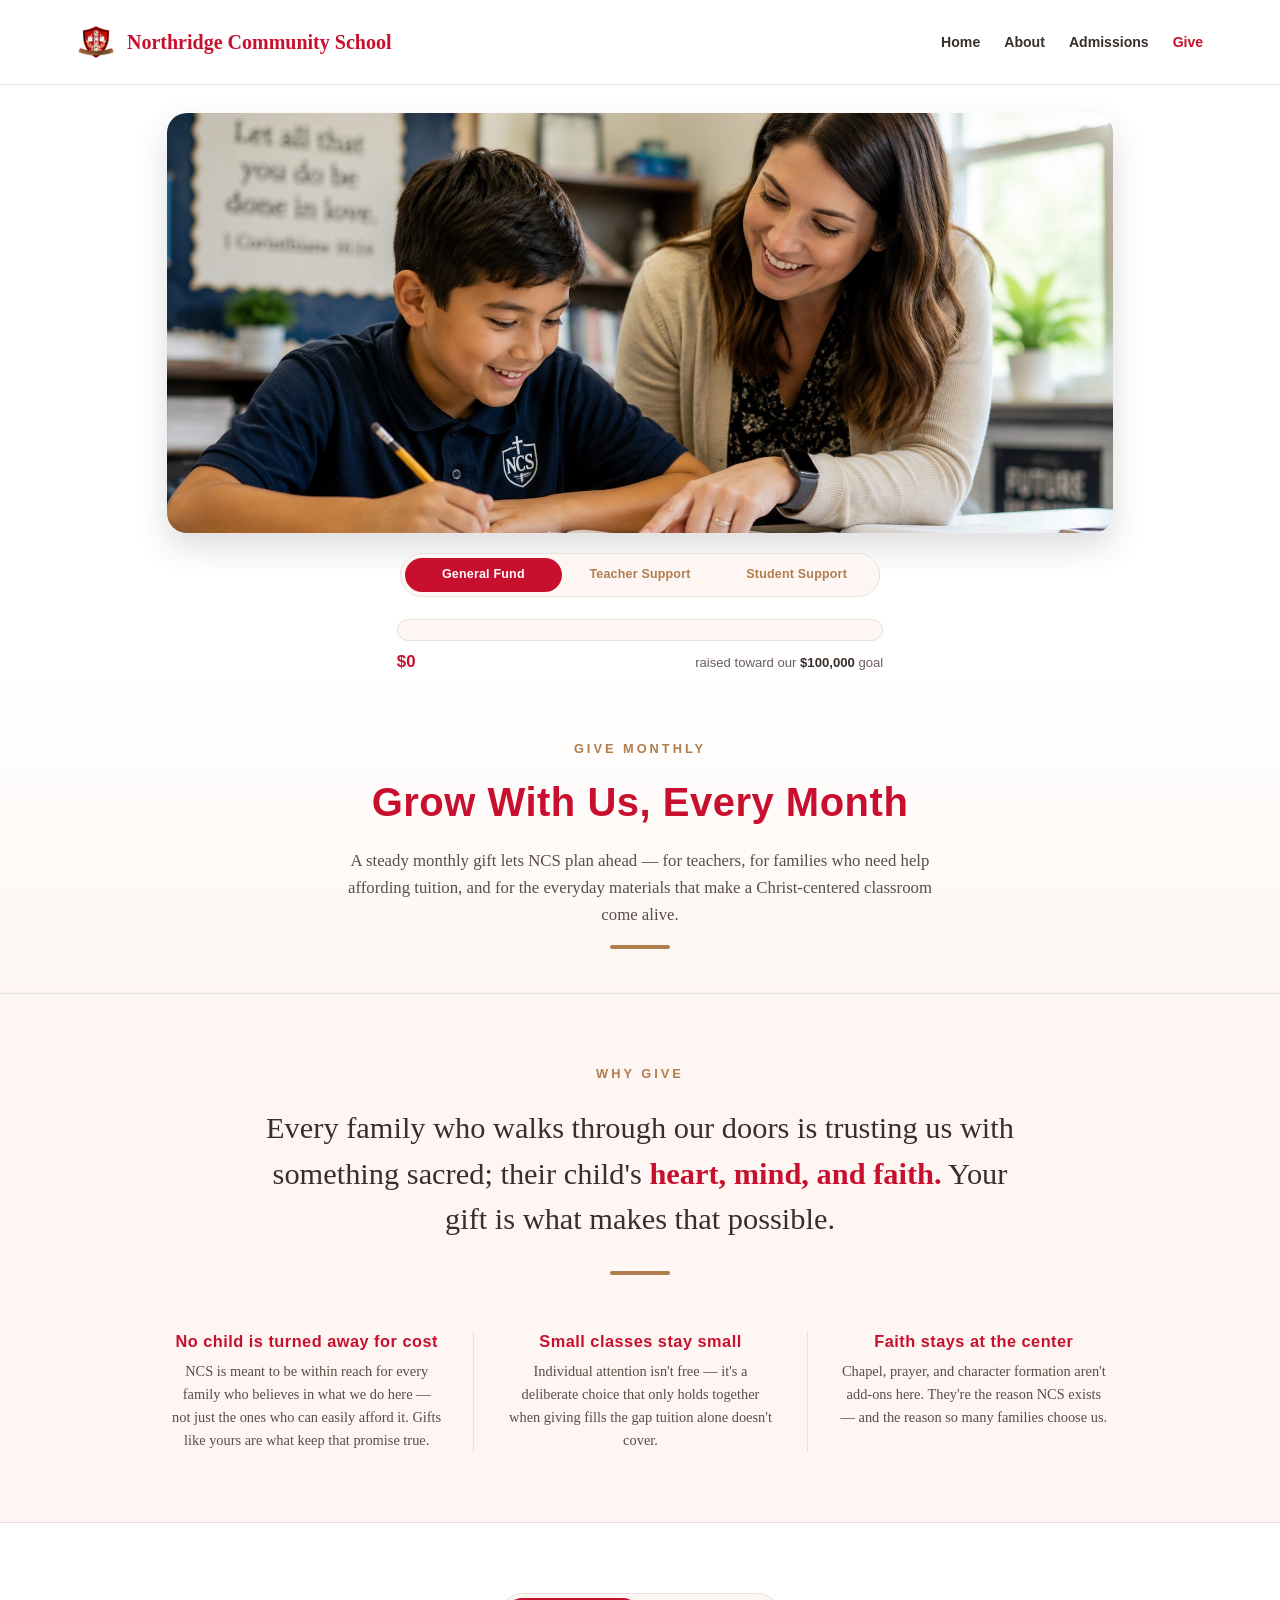
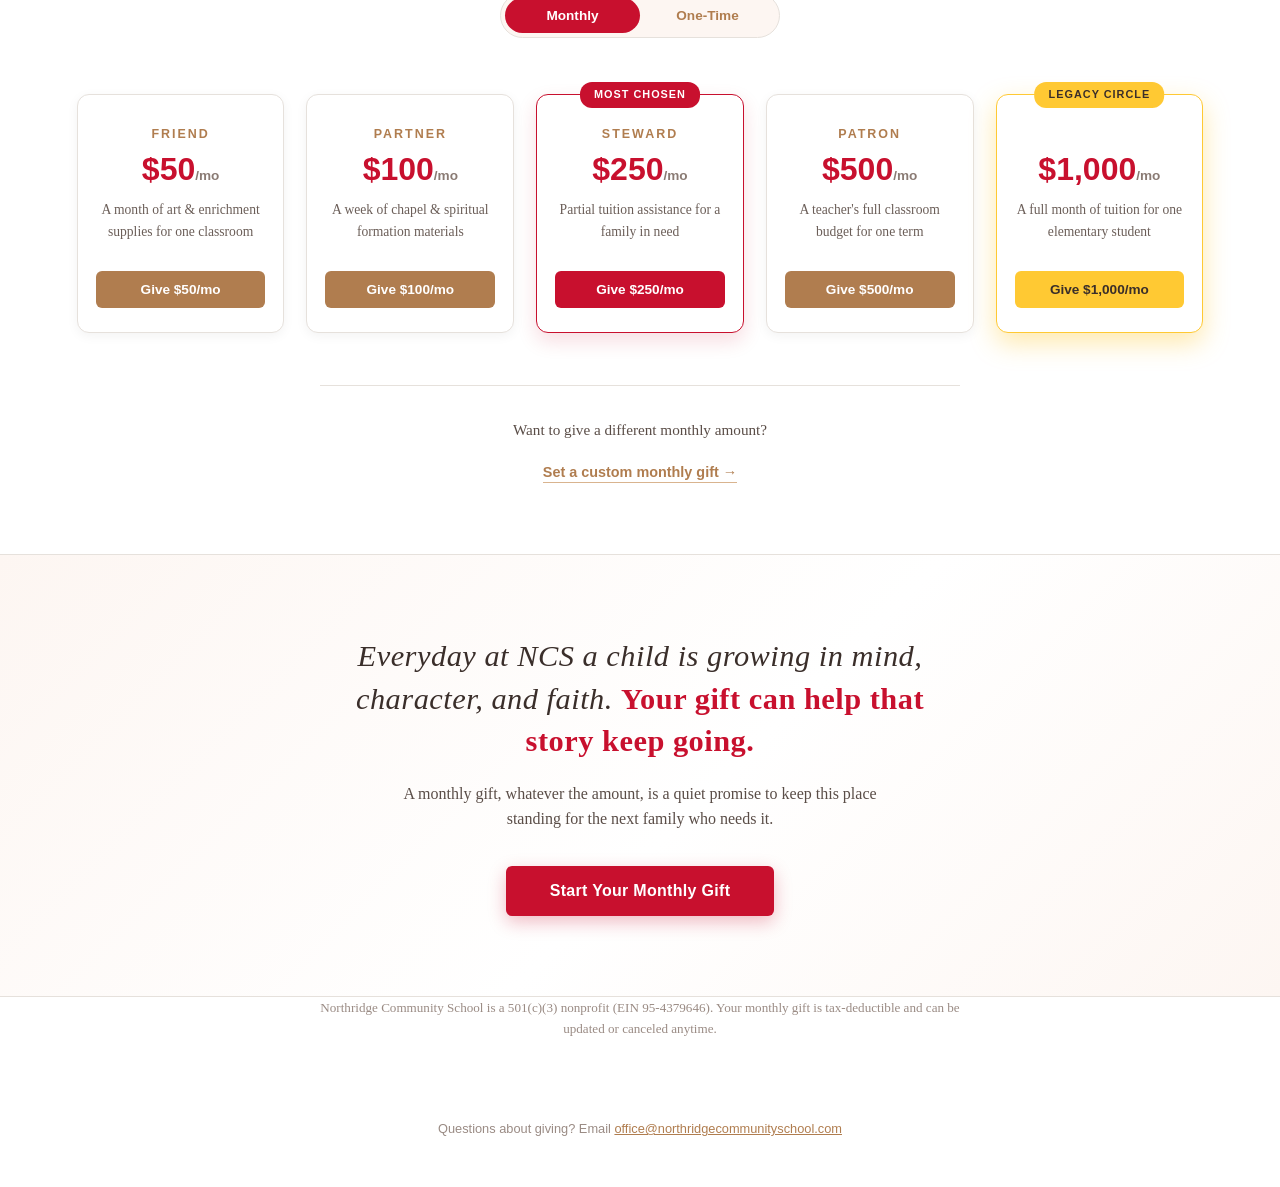
<file: index.html>
<!DOCTYPE html>
<html lang="en">
<head>
<meta charset="UTF-8">
<meta name="viewport" content="width=device-width, initial-scale=1.0">
<title>Give — Northridge Community School</title>
<meta name="description" content="Support Northridge Community School with a monthly or one-time gift. Choose a giving tier from $50 to $1,000 and help keep NCS accessible, faith-centered, and thriving.">
<link rel="stylesheet" href="/css/styles.css?v=14">
<style>
.brand-name{font-size:1.25rem;color:#C8102E;font-weight:700;}
@media(max-width:900px){
  .brand-name::after{content:"NCS";}
  .brand-name-text{display:none;}
}
</style>
</head>
<body data-fund="general">

<nav>
  <a href="https://northridgecommunityschool.com/" class="brand">
    <img src="/assets/logo.png" alt="NCS Crest">
    <span class="brand-name"><span class="brand-name-text">Northridge Community School</span></span>
  </a>
  <ul class="nav-links" id="navLinks">
    <li><a href="https://northridgecommunityschool.com/">Home</a></li>
    <li><a href="https://northridgecommunityschool.com/about.html">About</a></li>
    <li><a href="https://northridgecommunityschool.com/admissions.html">Admissions</a></li>
    <li><a href="/" class="active">Give</a></li>
  </ul>
  <button class="menu-toggle" id="menuToggle" aria-label="Toggle navigation" aria-expanded="false">
    <span></span><span></span><span></span>
  </button>
</nav>

<div class="hero-photo">
  <img src="/assets/hero-support.jpg" alt="An NCS teacher smiles as she helps a student with his classwork." width="1717" height="916" loading="eager">
</div>

<div class="fund-toggle">
  <div class="fund-toggle-thumb" aria-hidden="true"></div>
  <a href="/" class="active">General Fund</a>
  <a href="/teacher-support/">Teacher Support</a>
  <a href="/student-support/">Student Support</a>
</div>

<div class="thermometer" id="campaignThermometer" data-goal-cents="10000000">
  <div class="thermometer-track">
    <div class="thermometer-fill" id="thermometerFill"></div>
  </div>
  <div class="thermometer-stats">
    <span class="thermometer-raised" id="thermometerRaised">$0</span>
    <span class="thermometer-goal">raised toward our <strong>$100,000</strong> goal</span>
  </div>
</div>

<header class="page-header">
  <span class="eyebrow mode-swap-inline">
    <span class="mode-text" data-mode="monthly">Give Monthly</span>
    <span class="mode-text" data-mode="onetime">Give Once</span>
  </span>
  <h1 class="mode-swap">
    <span class="mode-text" data-mode="monthly">Grow With Us, Every Month</span>
    <span class="mode-text" data-mode="onetime">Make a Gift Today</span>
  </h1>
  <p class="mode-swap">
    <span class="mode-text" data-mode="monthly">A steady monthly gift lets NCS plan ahead — for teachers, for families who need help affording tuition, and for the everyday materials that make a Christ-centered classroom come alive.</span>
    <span class="mode-text" data-mode="onetime">A one-time gift, of any size, goes straight to work — for teachers, for families who need help affording tuition, and for the everyday materials that make a Christ-centered classroom come alive.</span>
  </p>
  <div class="divider"></div>
</header>

<section class="why-section">
  <div class="why-inner">
    <span class="why-eyebrow">Why Give</span>

    <p class="why-statement">Every family who walks through our doors is trusting us with something sacred; their child's <strong>heart, mind, and faith.</strong> Your gift is what makes that possible.</p>
    <div class="why-statement-rule"></div>

    <div class="why-reasons">
      <div class="why-reason">
        <h3>No child is turned away for cost</h3>
        <p>NCS is meant to be within reach for every family who believes in what we do here — not just the ones who can easily afford it. Gifts like yours are what keep that promise true.</p>
      </div>
      <div class="why-reason">
        <h3>Small classes stay small</h3>
        <p>Individual attention isn't free — it's a deliberate choice that only holds together when giving fills the gap tuition alone doesn't cover.</p>
      </div>
      <div class="why-reason">
        <h3>Faith stays at the center</h3>
        <p>Chapel, prayer, and character formation aren't add-ons here. They're the reason NCS exists — and the reason so many families choose us.</p>
      </div>
    </div>
  </div>
</section>

<section class="ladder-section" id="tiers">

  <div class="giving-toggle">
    <div class="giving-toggle-thumb" aria-hidden="true"></div>
    <button type="button" class="active" id="toggleMonthly" data-mode="monthly">Monthly</button>
    <button type="button" id="toggleOnetime" data-mode="onetime">One-Time</button>
  </div>

  <div class="staircase-wrap">
    <div class="staircase">

      <div class="tier-card" data-step="1">
        <div class="tier-name mode-swap">
          <span class="mode-text" data-mode="monthly">Friend</span>
          <span class="mode-text" data-mode="onetime">One-Time</span>
        </div>
        <div class="tier-amount">$50<span class="mo-suffix">/mo</span></div>
        <div class="tier-impact">A month of art &amp; enrichment supplies for one classroom</div>
        <button class="tier-cta" data-amount-cents="5000">Give $50<span class="mo-suffix">/mo</span></button>
      </div>

      <div class="tier-card" data-step="2">
        <div class="tier-name mode-swap">
          <span class="mode-text" data-mode="monthly">Partner</span>
          <span class="mode-text" data-mode="onetime">One-Time</span>
        </div>
        <div class="tier-amount">$100<span class="mo-suffix">/mo</span></div>
        <div class="tier-impact">A week of chapel &amp; spiritual formation materials</div>
        <button class="tier-cta" data-amount-cents="10000">Give $100<span class="mo-suffix">/mo</span></button>
      </div>

      <div class="tier-card featured" data-step="3">
        <span class="tier-ribbon">Most Chosen</span>
        <div class="tier-name mode-swap">
          <span class="mode-text" data-mode="monthly">Steward</span>
          <span class="mode-text" data-mode="onetime">One-Time</span>
        </div>
        <div class="tier-amount">$250<span class="mo-suffix">/mo</span></div>
        <div class="tier-impact">Partial tuition assistance for a family in need</div>
        <button class="tier-cta" data-amount-cents="25000">Give $250<span class="mo-suffix">/mo</span></button>
      </div>

      <div class="tier-card" data-step="4">
        <div class="tier-name mode-swap">
          <span class="mode-text" data-mode="monthly">Patron</span>
          <span class="mode-text" data-mode="onetime">One-Time</span>
        </div>
        <div class="tier-amount">$500<span class="mo-suffix">/mo</span></div>
        <div class="tier-impact">A teacher's full classroom budget for one term</div>
        <button class="tier-cta" data-amount-cents="50000">Give $500<span class="mo-suffix">/mo</span></button>
      </div>

      <div class="tier-card legacy" data-step="5">
        <span class="tier-ribbon gold">Legacy Circle</span>
        <div class="tier-name mode-swap">
          <span class="mode-text" data-mode="monthly">Legacy Circle</span>
          <span class="mode-text" data-mode="onetime">One-Time</span>
        </div>
        <div class="tier-amount">$1,000<span class="mo-suffix">/mo</span></div>
        <div class="tier-impact">A full month of tuition for one elementary student</div>
        <button class="tier-cta" data-amount-cents="100000">Give $1,000<span class="mo-suffix">/mo</span></button>
      </div>

    </div>
  </div>

  <div class="custom-note">
    <p class="mode-swap">
      <span class="mode-text" data-mode="monthly">Want to give a different monthly amount?</span>
      <span class="mode-text" data-mode="onetime">Want to give a different amount?</span>
    </p>
    <button type="button" class="custom-link mode-swap-inline" id="customAmountLink">
      <span class="mode-text" data-mode="monthly">Set a custom monthly gift →</span>
      <span class="mode-text" data-mode="onetime">Set a custom gift →</span>
    </button>
  </div>

</section>

<section class="closing-cta">
  <div class="closing-cta-inner">
    <h2>Everyday at NCS a child is growing in mind, character, and faith. <strong>Your gift can help that story keep going.</strong></h2>
    <p class="mode-swap">
      <span class="mode-text" data-mode="monthly">A monthly gift, whatever the amount, is a quiet promise to keep this place standing for the next family who needs it.</span>
      <span class="mode-text" data-mode="onetime">A gift today, whatever the amount, helps keep this place standing for the next family who needs it.</span>
    </p>
    <button class="closing-cta-btn mode-swap-inline" type="button" id="closingCtaBtn">
      <span class="mode-text" data-mode="monthly">Start Your Monthly Gift</span>
      <span class="mode-text" data-mode="onetime">Give Now</span>
    </button>
  </div>
</section>

<section class="ladder-section" style="padding-top:0;padding-bottom:48px;">
  <p class="tax-note mode-swap" style="margin-top:0;border-top:none;padding-top:0;">
    <span class="mode-text" data-mode="monthly">Northridge Community School is a 501(c)(3) nonprofit (EIN 95-4379646). Your monthly gift is tax-deductible and can be updated or canceled anytime.</span>
    <span class="mode-text" data-mode="onetime">Northridge Community School is a 501(c)(3) nonprofit (EIN 95-4379646). Your gift is tax-deductible.</span>
  </p>
</section>

<footer>
  Questions about giving? Email <a href="mailto:office@northridgecommunityschool.com">office@northridgecommunityschool.com</a>
</footer>

<!-- Custom amount modal -->
<div class="modal-overlay" id="customModalOverlay">
  <div class="modal-box" role="dialog" aria-modal="true" aria-labelledby="customModalTitle">
    <button type="button" class="modal-close" id="customModalClose" aria-label="Close">&times;</button>
    <h3 id="customModalTitle" class="mode-swap">
      <span class="mode-text" data-mode="monthly">Set Your Monthly Gift</span>
      <span class="mode-text" data-mode="onetime">Set Your Gift Amount</span>
    </h3>
    <p class="modal-sub">Choose any amount that's right for your family.</p>
    <form id="customAmountForm">
      <div class="modal-field">
        <label for="customAmountInput" class="mode-swap">
          <span class="mode-text" data-mode="monthly">Monthly amount</span>
          <span class="mode-text" data-mode="onetime">Gift amount</span>
        </label>
        <div class="modal-amount-wrap">
          <span>$</span>
          <input type="number" id="customAmountInput" inputmode="decimal" min="1" max="10000" step="1" placeholder="75" required>
          <span class="mo-suffix">/mo</span>
        </div>
        <p class="modal-hint mode-swap">
          <span class="mode-text" data-mode="monthly">Minimum $1, maximum $10,000 per month.</span>
          <span class="mode-text" data-mode="onetime">Minimum $1, maximum $10,000.</span>
        </p>
        <p class="modal-error" id="customAmountError"></p>
      </div>
      <button type="submit" class="modal-submit">Continue to Secure Checkout</button>
    </form>
  </div>
</div>

<script src="/js/script.js?v=6"></script>
</body>
</html>
</file>
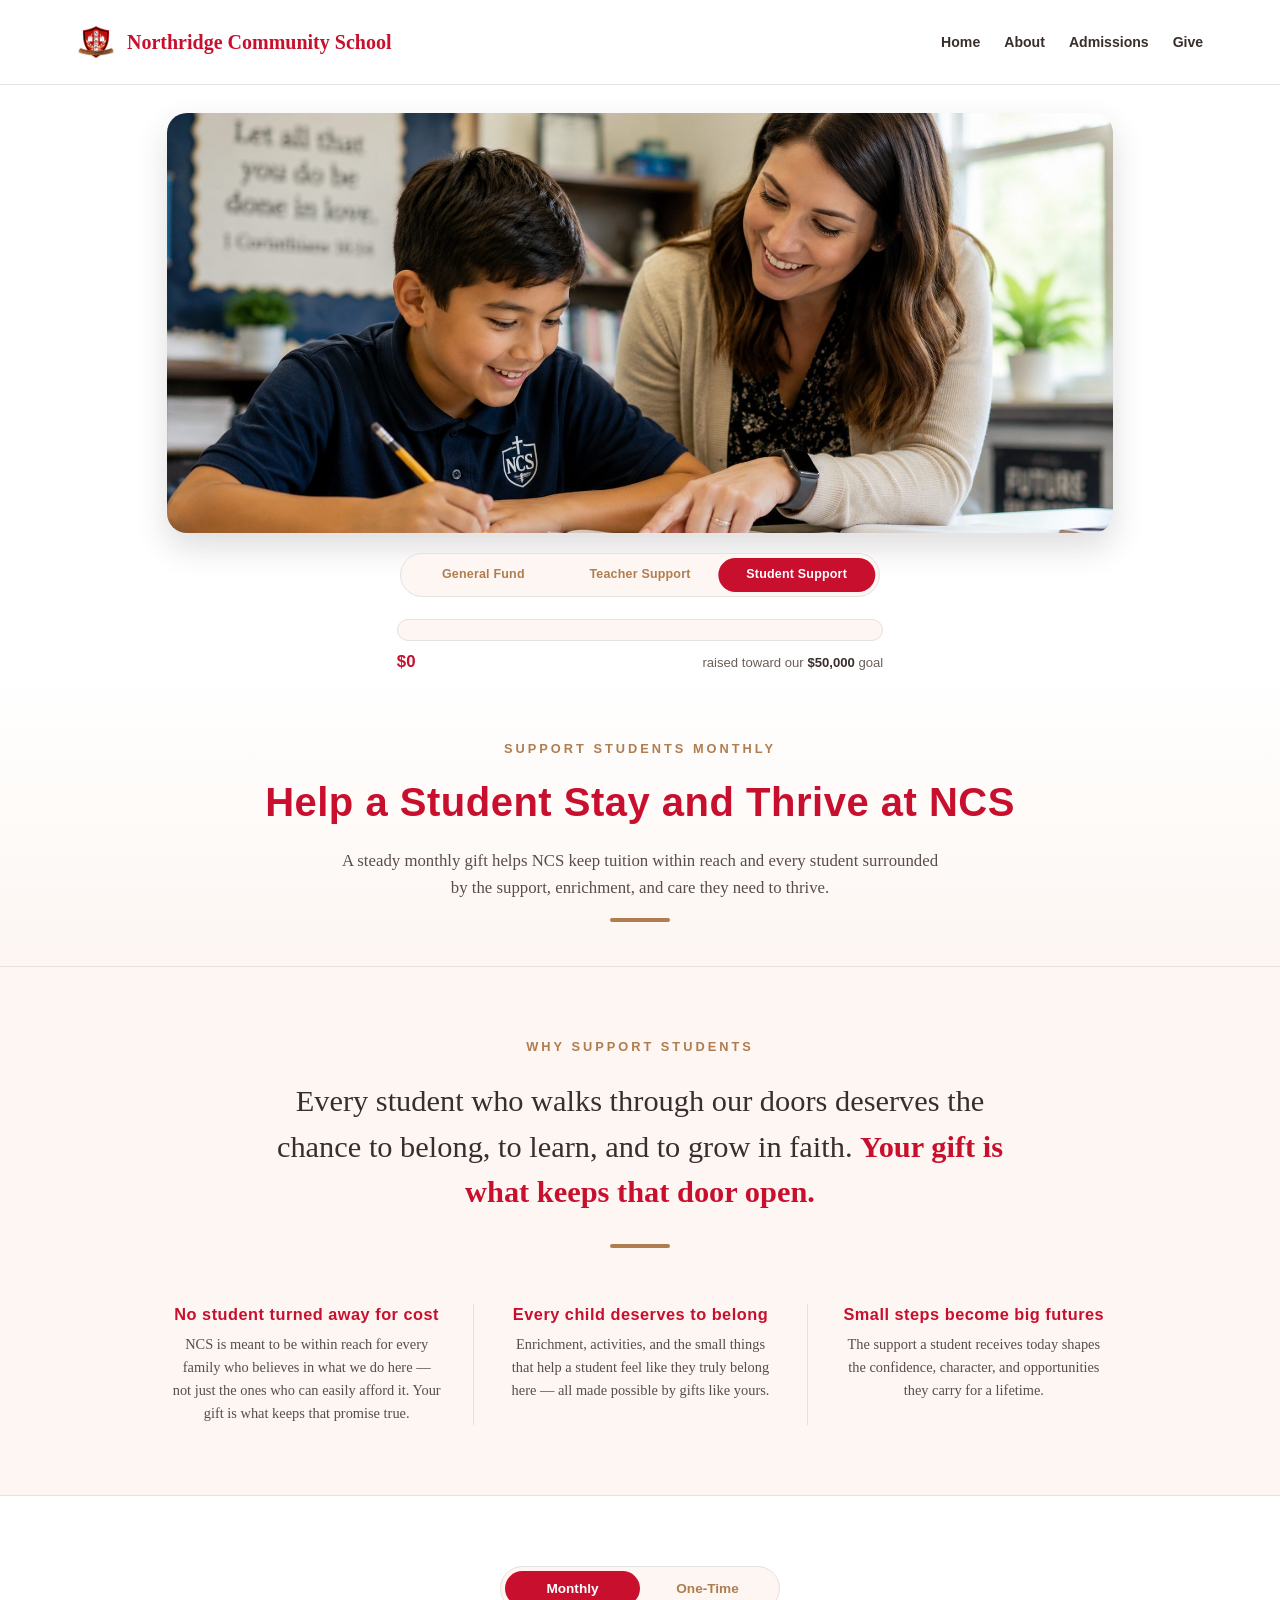
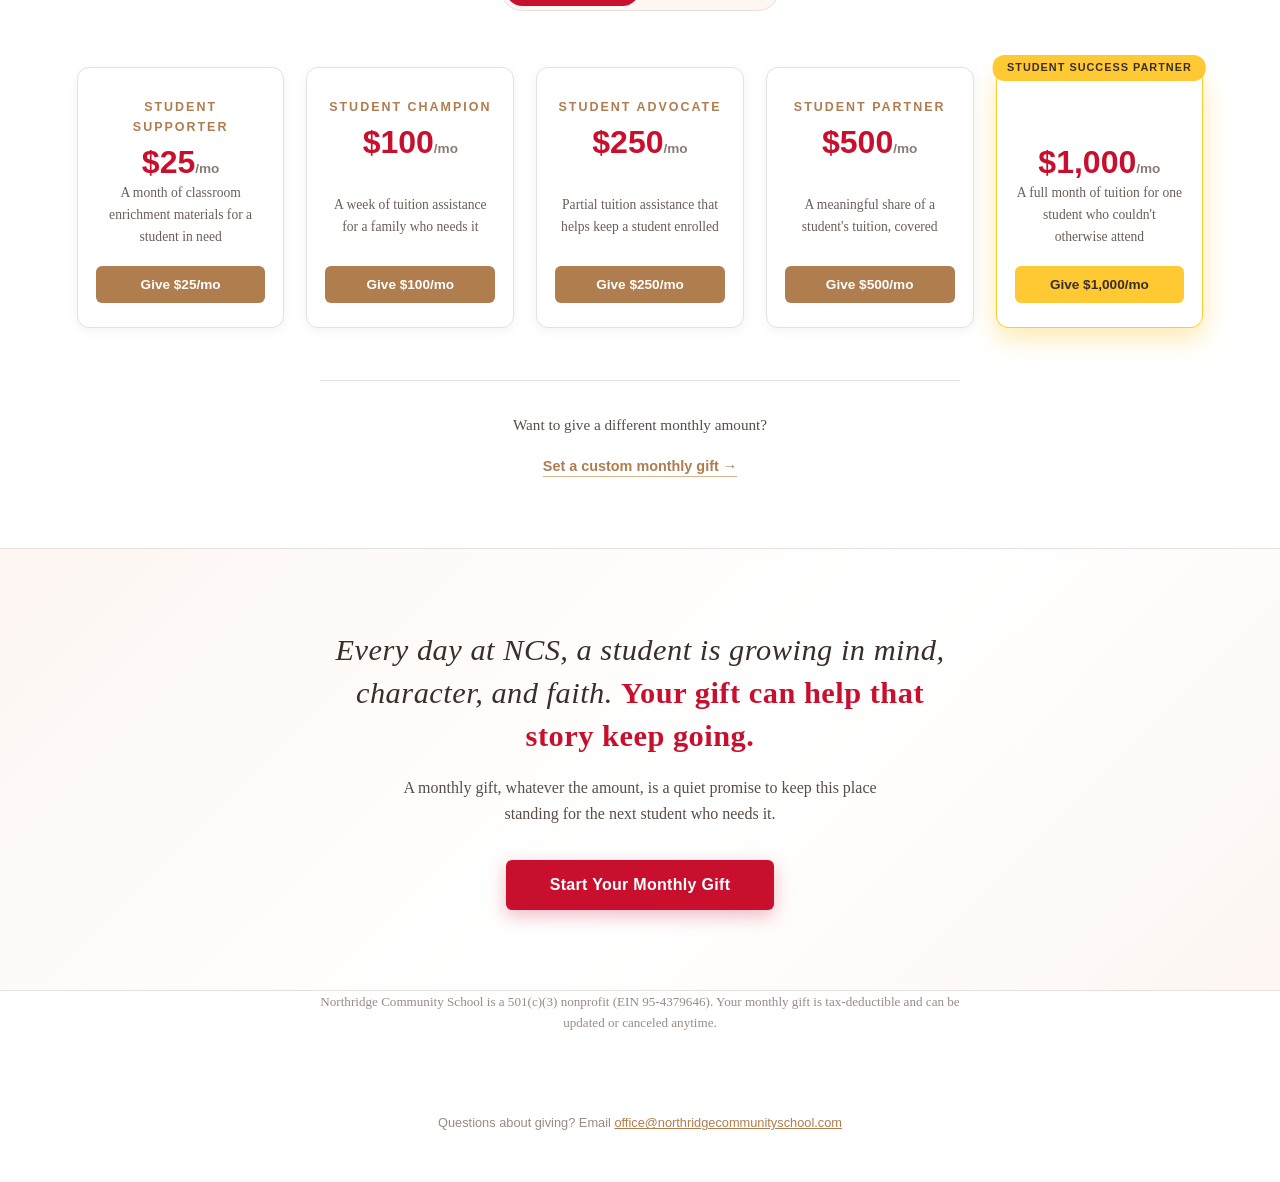
<file: student-support/index.html>
<!DOCTYPE html>
<html lang="en">
<head>
<meta charset="UTF-8">
<meta name="viewport" content="width=device-width, initial-scale=1.0">
<title>Support Students — Northridge Community School</title>
<meta name="description" content="Help a student stay and thrive at Northridge Community School with a monthly or one-time gift. Choose a giving tier from $25 to $1,000 and help keep tuition within reach.">
<link rel="stylesheet" href="/css/styles.css?v=14">
<style>
.brand-name{font-size:1.25rem;color:#C8102E;font-weight:700;}
@media(max-width:900px){
  .brand-name::after{content:"NCS";}
  .brand-name-text{display:none;}
}
</style>
</head>
<body data-fund="student">

<nav>
  <a href="https://northridgecommunityschool.com/" class="brand">
    <img src="/assets/logo.png" alt="NCS Crest">
    <span class="brand-name"><span class="brand-name-text">Northridge Community School</span></span>
  </a>
  <ul class="nav-links" id="navLinks">
    <li><a href="https://northridgecommunityschool.com/">Home</a></li>
    <li><a href="https://northridgecommunityschool.com/about.html">About</a></li>
    <li><a href="https://northridgecommunityschool.com/admissions.html">Admissions</a></li>
    <li><a href="/">Give</a></li>
  </ul>
  <button class="menu-toggle" id="menuToggle" aria-label="Toggle navigation" aria-expanded="false">
    <span></span><span></span><span></span>
  </button>
</nav>

<div class="hero-photo">
  <img src="/assets/hero-support.jpg" alt="An NCS teacher smiles as she helps a student with his classwork." width="1717" height="916" loading="eager">
</div>

<div class="fund-toggle pos-3">
  <div class="fund-toggle-thumb" aria-hidden="true"></div>
  <a href="/">General Fund</a>
  <a href="/teacher-support/">Teacher Support</a>
  <a href="/student-support/" class="active">Student Support</a>
</div>

<div class="thermometer" id="campaignThermometer" data-goal-cents="5000000">
  <div class="thermometer-track">
    <div class="thermometer-fill" id="thermometerFill"></div>
  </div>
  <div class="thermometer-stats">
    <span class="thermometer-raised" id="thermometerRaised">$0</span>
    <span class="thermometer-goal">raised toward our <strong>$50,000</strong> goal</span>
  </div>
</div>

<header class="page-header">
  <span class="eyebrow mode-swap-inline">
    <span class="mode-text" data-mode="monthly">Support Students Monthly</span>
    <span class="mode-text" data-mode="onetime">Support Students</span>
  </span>
  <h1 class="mode-swap">
    <span class="mode-text" data-mode="monthly">Help a Student Stay and Thrive at NCS</span>
    <span class="mode-text" data-mode="onetime">Make a Gift for Students Today</span>
  </h1>
  <p class="mode-swap">
    <span class="mode-text" data-mode="monthly">A steady monthly gift helps NCS keep tuition within reach and every student surrounded by the support, enrichment, and care they need to thrive.</span>
    <span class="mode-text" data-mode="onetime">A one-time gift goes straight toward keeping tuition within reach and every student surrounded by the support, enrichment, and care they need to thrive.</span>
  </p>
  <div class="divider"></div>
</header>

<section class="why-section">
  <div class="why-inner">
    <span class="why-eyebrow">Why Support Students</span>

    <p class="why-statement">Every student who walks through our doors deserves the chance to belong, to learn, and to grow in faith. <strong>Your gift is what keeps that door open.</strong></p>
    <div class="why-statement-rule"></div>

    <div class="why-reasons">
      <div class="why-reason">
        <h3>No student turned away for cost</h3>
        <p>NCS is meant to be within reach for every family who believes in what we do here — not just the ones who can easily afford it. Your gift is what keeps that promise true.</p>
      </div>
      <div class="why-reason">
        <h3>Every child deserves to belong</h3>
        <p>Enrichment, activities, and the small things that help a student feel like they truly belong here — all made possible by gifts like yours.</p>
      </div>
      <div class="why-reason">
        <h3>Small steps become big futures</h3>
        <p>The support a student receives today shapes the confidence, character, and opportunities they carry for a lifetime.</p>
      </div>
    </div>
  </div>
</section>

<section class="ladder-section" id="tiers">

  <div class="giving-toggle">
    <div class="giving-toggle-thumb" aria-hidden="true"></div>
    <button type="button" class="active" id="toggleMonthly" data-mode="monthly">Monthly</button>
    <button type="button" id="toggleOnetime" data-mode="onetime">One-Time</button>
  </div>

  <div class="staircase-wrap">
    <div class="staircase">

      <div class="tier-card" data-step="1">
        <div class="tier-name mode-swap">
          <span class="mode-text" data-mode="monthly">Student Supporter</span>
          <span class="mode-text" data-mode="onetime">One-Time</span>
        </div>
        <div class="tier-amount">$25<span class="mo-suffix">/mo</span></div>
        <div class="tier-impact">A month of classroom enrichment materials for a student in need</div>
        <button class="tier-cta" data-amount-cents="2500">Give $25<span class="mo-suffix">/mo</span></button>
      </div>

      <div class="tier-card" data-step="2">
        <div class="tier-name mode-swap">
          <span class="mode-text" data-mode="monthly">Student Champion</span>
          <span class="mode-text" data-mode="onetime">One-Time</span>
        </div>
        <div class="tier-amount">$100<span class="mo-suffix">/mo</span></div>
        <div class="tier-impact">A week of tuition assistance for a family who needs it</div>
        <button class="tier-cta" data-amount-cents="10000">Give $100<span class="mo-suffix">/mo</span></button>
      </div>

      <div class="tier-card" data-step="3">
        <div class="tier-name mode-swap">
          <span class="mode-text" data-mode="monthly">Student Advocate</span>
          <span class="mode-text" data-mode="onetime">One-Time</span>
        </div>
        <div class="tier-amount">$250<span class="mo-suffix">/mo</span></div>
        <div class="tier-impact">Partial tuition assistance that helps keep a student enrolled</div>
        <button class="tier-cta" data-amount-cents="25000">Give $250<span class="mo-suffix">/mo</span></button>
      </div>

      <div class="tier-card" data-step="4">
        <div class="tier-name mode-swap">
          <span class="mode-text" data-mode="monthly">Student Partner</span>
          <span class="mode-text" data-mode="onetime">One-Time</span>
        </div>
        <div class="tier-amount">$500<span class="mo-suffix">/mo</span></div>
        <div class="tier-impact">A meaningful share of a student's tuition, covered</div>
        <button class="tier-cta" data-amount-cents="50000">Give $500<span class="mo-suffix">/mo</span></button>
      </div>

      <div class="tier-card legacy" data-step="5">
        <span class="tier-ribbon gold">Student Success Partner</span>
        <div class="tier-name mode-swap">
          <span class="mode-text" data-mode="monthly">Student Success Partner</span>
          <span class="mode-text" data-mode="onetime">One-Time</span>
        </div>
        <div class="tier-amount">$1,000<span class="mo-suffix">/mo</span></div>
        <div class="tier-impact">A full month of tuition for one student who couldn't otherwise attend</div>
        <button class="tier-cta" data-amount-cents="100000">Give $1,000<span class="mo-suffix">/mo</span></button>
      </div>

    </div>
  </div>

  <div class="custom-note">
    <p class="mode-swap">
      <span class="mode-text" data-mode="monthly">Want to give a different monthly amount?</span>
      <span class="mode-text" data-mode="onetime">Want to give a different amount?</span>
    </p>
    <button type="button" class="custom-link mode-swap-inline" id="customAmountLink">
      <span class="mode-text" data-mode="monthly">Set a custom monthly gift →</span>
      <span class="mode-text" data-mode="onetime">Set a custom gift →</span>
    </button>
  </div>

</section>

<section class="closing-cta">
  <div class="closing-cta-inner">
    <h2>Every day at NCS, a student is growing in mind, character, and faith. <strong>Your gift can help that story keep going.</strong></h2>
    <p class="mode-swap">
      <span class="mode-text" data-mode="monthly">A monthly gift, whatever the amount, is a quiet promise to keep this place standing for the next student who needs it.</span>
      <span class="mode-text" data-mode="onetime">A gift today, whatever the amount, helps keep this place standing for the next student who needs it.</span>
    </p>
    <button class="closing-cta-btn mode-swap-inline" type="button" id="closingCtaBtn">
      <span class="mode-text" data-mode="monthly">Start Your Monthly Gift</span>
      <span class="mode-text" data-mode="onetime">Give Now</span>
    </button>
  </div>
</section>

<section class="ladder-section" style="padding-top:0;padding-bottom:48px;">
  <p class="tax-note mode-swap" style="margin-top:0;border-top:none;padding-top:0;">
    <span class="mode-text" data-mode="monthly">Northridge Community School is a 501(c)(3) nonprofit (EIN 95-4379646). Your monthly gift is tax-deductible and can be updated or canceled anytime.</span>
    <span class="mode-text" data-mode="onetime">Northridge Community School is a 501(c)(3) nonprofit (EIN 95-4379646). Your gift is tax-deductible.</span>
  </p>
</section>

<footer>
  Questions about giving? Email <a href="mailto:office@northridgecommunityschool.com">office@northridgecommunityschool.com</a>
</footer>

<!-- Custom amount modal -->
<div class="modal-overlay" id="customModalOverlay">
  <div class="modal-box" role="dialog" aria-modal="true" aria-labelledby="customModalTitle">
    <button type="button" class="modal-close" id="customModalClose" aria-label="Close">&times;</button>
    <h3 id="customModalTitle" class="mode-swap">
      <span class="mode-text" data-mode="monthly">Set Your Monthly Gift</span>
      <span class="mode-text" data-mode="onetime">Set Your Gift Amount</span>
    </h3>
    <p class="modal-sub">Choose any amount that's right for you.</p>
    <form id="customAmountForm">
      <div class="modal-field">
        <label for="customAmountInput" class="mode-swap">
          <span class="mode-text" data-mode="monthly">Monthly amount</span>
          <span class="mode-text" data-mode="onetime">Gift amount</span>
        </label>
        <div class="modal-amount-wrap">
          <span>$</span>
          <input type="number" id="customAmountInput" inputmode="decimal" min="1" max="10000" step="1" placeholder="75" required>
          <span class="mo-suffix">/mo</span>
        </div>
        <p class="modal-hint mode-swap">
          <span class="mode-text" data-mode="monthly">Minimum $1, maximum $10,000 per month.</span>
          <span class="mode-text" data-mode="onetime">Minimum $1, maximum $10,000.</span>
        </p>
        <p class="modal-error" id="customAmountError"></p>
      </div>
      <button type="submit" class="modal-submit">Continue to Secure Checkout</button>
    </form>
  </div>
</div>

<script src="/js/script.js?v=6"></script>
</body>
</html>
</file>
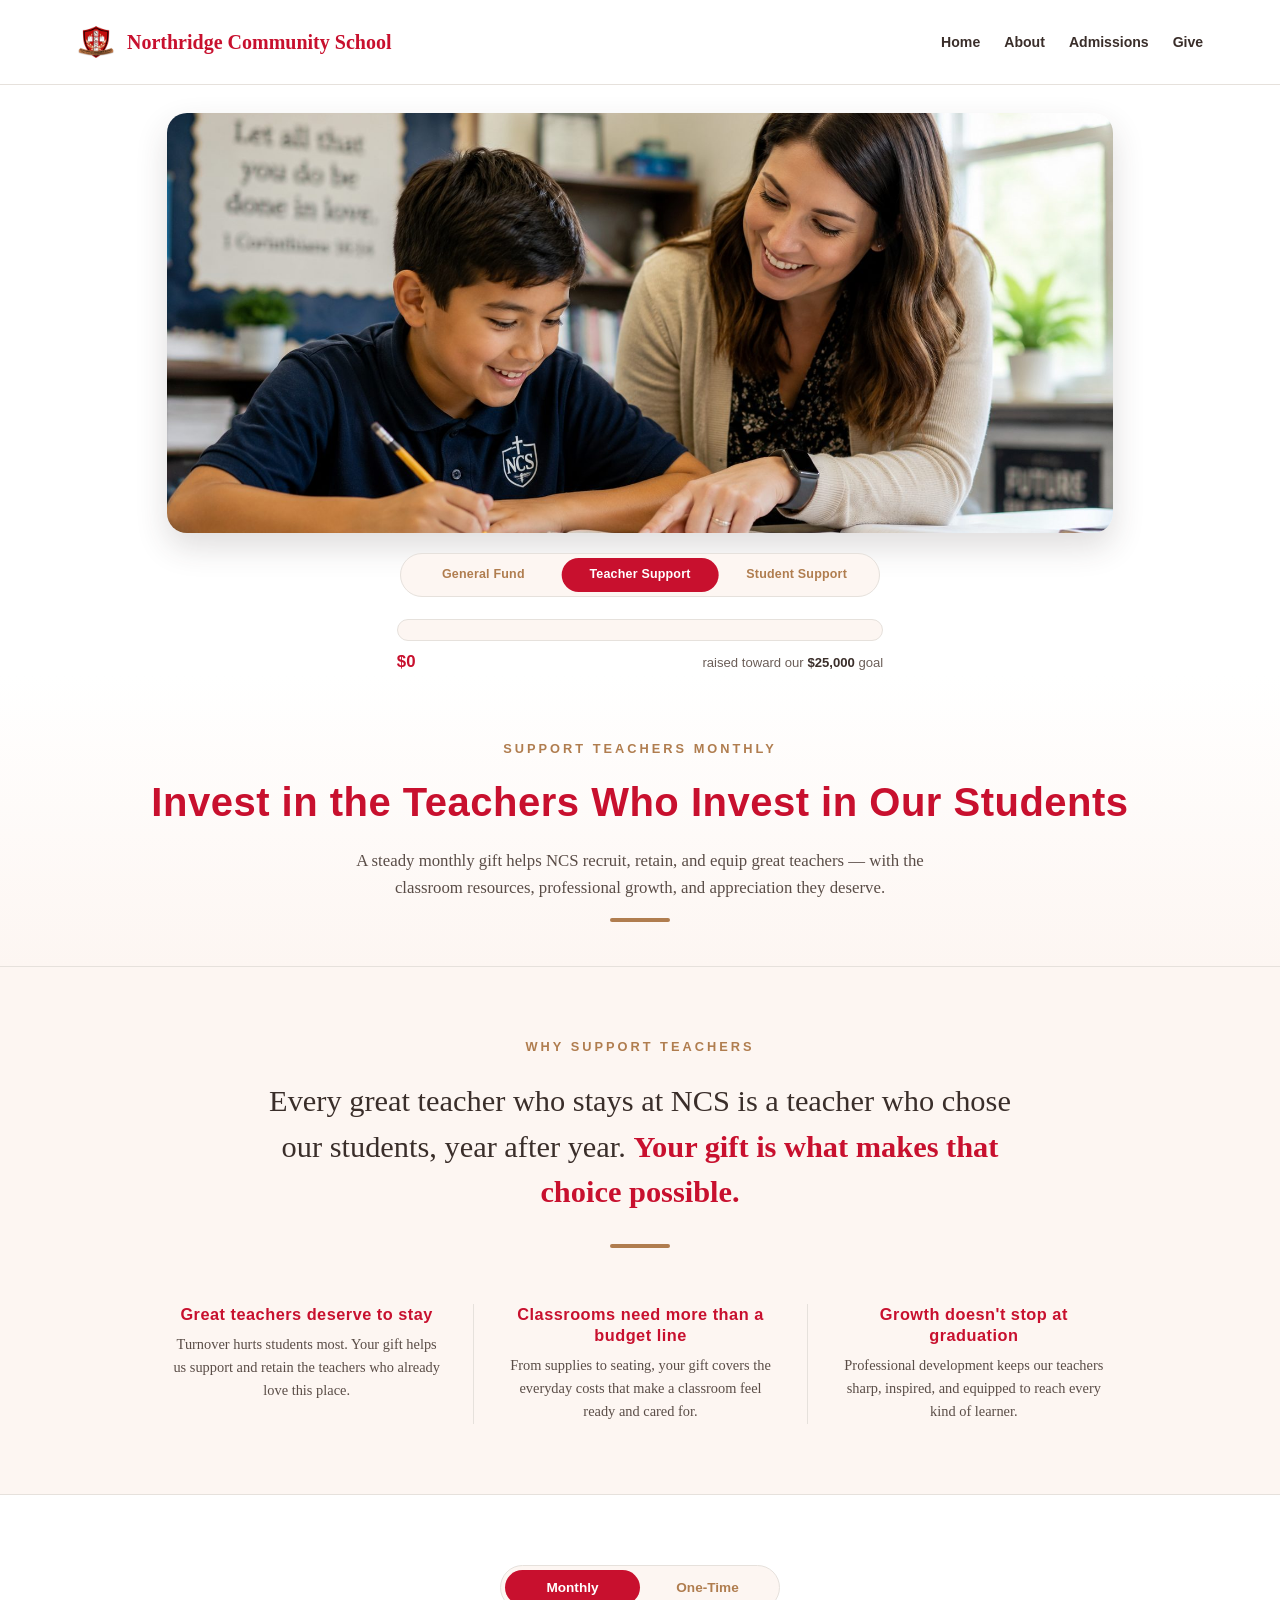
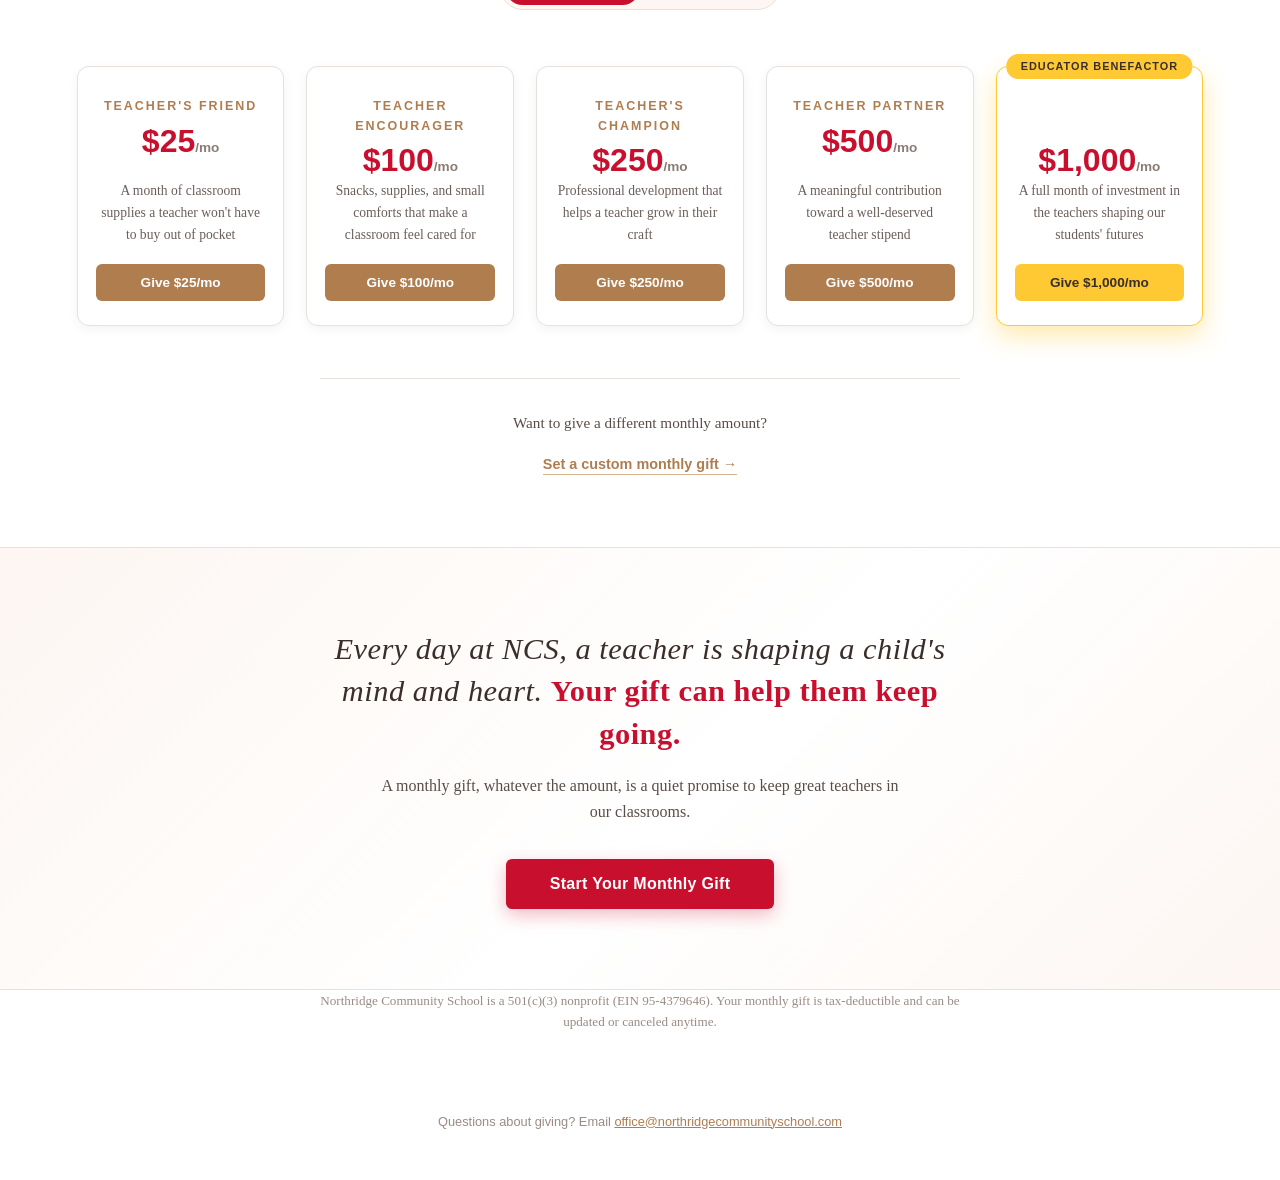
<file: teacher-support/index.html>
<!DOCTYPE html>
<html lang="en">
<head>
<meta charset="UTF-8">
<meta name="viewport" content="width=device-width, initial-scale=1.0">
<title>Support Teachers — Northridge Community School</title>
<meta name="description" content="Invest in the teachers of Northridge Community School with a monthly or one-time gift. Choose a giving tier from $25 to $1,000 and help NCS recruit, retain, and equip great teachers.">
<link rel="stylesheet" href="/css/styles.css?v=14">
<style>
.brand-name{font-size:1.25rem;color:#C8102E;font-weight:700;}
@media(max-width:900px){
  .brand-name::after{content:"NCS";}
  .brand-name-text{display:none;}
}
</style>
</head>
<body data-fund="teacher">

<nav>
  <a href="https://northridgecommunityschool.com/" class="brand">
    <img src="/assets/logo.png" alt="NCS Crest">
    <span class="brand-name"><span class="brand-name-text">Northridge Community School</span></span>
  </a>
  <ul class="nav-links" id="navLinks">
    <li><a href="https://northridgecommunityschool.com/">Home</a></li>
    <li><a href="https://northridgecommunityschool.com/about.html">About</a></li>
    <li><a href="https://northridgecommunityschool.com/admissions.html">Admissions</a></li>
    <li><a href="/">Give</a></li>
  </ul>
  <button class="menu-toggle" id="menuToggle" aria-label="Toggle navigation" aria-expanded="false">
    <span></span><span></span><span></span>
  </button>
</nav>

<div class="hero-photo">
  <img src="/assets/hero-support.jpg" alt="An NCS teacher smiles as she helps a student with his classwork." width="1717" height="916" loading="eager">
</div>

<div class="fund-toggle pos-2">
  <div class="fund-toggle-thumb" aria-hidden="true"></div>
  <a href="/">General Fund</a>
  <a href="/teacher-support/" class="active">Teacher Support</a>
  <a href="/student-support/">Student Support</a>
</div>

<div class="thermometer" id="campaignThermometer" data-goal-cents="2500000">
  <div class="thermometer-track">
    <div class="thermometer-fill" id="thermometerFill"></div>
  </div>
  <div class="thermometer-stats">
    <span class="thermometer-raised" id="thermometerRaised">$0</span>
    <span class="thermometer-goal">raised toward our <strong>$25,000</strong> goal</span>
  </div>
</div>

<header class="page-header">
  <span class="eyebrow mode-swap-inline">
    <span class="mode-text" data-mode="monthly">Support Teachers Monthly</span>
    <span class="mode-text" data-mode="onetime">Support Teachers</span>
  </span>
  <h1 class="mode-swap">
    <span class="mode-text" data-mode="monthly">Invest in the Teachers Who Invest in Our Students</span>
    <span class="mode-text" data-mode="onetime">Give Teachers What They Need Today</span>
  </h1>
  <p class="mode-swap">
    <span class="mode-text" data-mode="monthly">A steady monthly gift helps NCS recruit, retain, and equip great teachers — with the classroom resources, professional growth, and appreciation they deserve.</span>
    <span class="mode-text" data-mode="onetime">A one-time gift goes straight toward the classroom resources, professional growth, and appreciation our teachers deserve.</span>
  </p>
  <div class="divider"></div>
</header>

<section class="why-section">
  <div class="why-inner">
    <span class="why-eyebrow">Why Support Teachers</span>

    <p class="why-statement">Every great teacher who stays at NCS is a teacher who chose our students, year after year. <strong>Your gift is what makes that choice possible.</strong></p>
    <div class="why-statement-rule"></div>

    <div class="why-reasons">
      <div class="why-reason">
        <h3>Great teachers deserve to stay</h3>
        <p>Turnover hurts students most. Your gift helps us support and retain the teachers who already love this place.</p>
      </div>
      <div class="why-reason">
        <h3>Classrooms need more than a budget line</h3>
        <p>From supplies to seating, your gift covers the everyday costs that make a classroom feel ready and cared for.</p>
      </div>
      <div class="why-reason">
        <h3>Growth doesn't stop at graduation</h3>
        <p>Professional development keeps our teachers sharp, inspired, and equipped to reach every kind of learner.</p>
      </div>
    </div>
  </div>
</section>

<section class="ladder-section" id="tiers">

  <div class="giving-toggle">
    <div class="giving-toggle-thumb" aria-hidden="true"></div>
    <button type="button" class="active" id="toggleMonthly" data-mode="monthly">Monthly</button>
    <button type="button" id="toggleOnetime" data-mode="onetime">One-Time</button>
  </div>

  <div class="staircase-wrap">
    <div class="staircase">

      <div class="tier-card" data-step="1">
        <div class="tier-name mode-swap">
          <span class="mode-text" data-mode="monthly">Teacher's Friend</span>
          <span class="mode-text" data-mode="onetime">One-Time</span>
        </div>
        <div class="tier-amount">$25<span class="mo-suffix">/mo</span></div>
        <div class="tier-impact">A month of classroom supplies a teacher won't have to buy out of pocket</div>
        <button class="tier-cta" data-amount-cents="2500">Give $25<span class="mo-suffix">/mo</span></button>
      </div>

      <div class="tier-card" data-step="2">
        <div class="tier-name mode-swap">
          <span class="mode-text" data-mode="monthly">Teacher Encourager</span>
          <span class="mode-text" data-mode="onetime">One-Time</span>
        </div>
        <div class="tier-amount">$100<span class="mo-suffix">/mo</span></div>
        <div class="tier-impact">Snacks, supplies, and small comforts that make a classroom feel cared for</div>
        <button class="tier-cta" data-amount-cents="10000">Give $100<span class="mo-suffix">/mo</span></button>
      </div>

      <div class="tier-card" data-step="3">
        <div class="tier-name mode-swap">
          <span class="mode-text" data-mode="monthly">Teacher's Champion</span>
          <span class="mode-text" data-mode="onetime">One-Time</span>
        </div>
        <div class="tier-amount">$250<span class="mo-suffix">/mo</span></div>
        <div class="tier-impact">Professional development that helps a teacher grow in their craft</div>
        <button class="tier-cta" data-amount-cents="25000">Give $250<span class="mo-suffix">/mo</span></button>
      </div>

      <div class="tier-card" data-step="4">
        <div class="tier-name mode-swap">
          <span class="mode-text" data-mode="monthly">Teacher Partner</span>
          <span class="mode-text" data-mode="onetime">One-Time</span>
        </div>
        <div class="tier-amount">$500<span class="mo-suffix">/mo</span></div>
        <div class="tier-impact">A meaningful contribution toward a well-deserved teacher stipend</div>
        <button class="tier-cta" data-amount-cents="50000">Give $500<span class="mo-suffix">/mo</span></button>
      </div>

      <div class="tier-card legacy" data-step="5">
        <span class="tier-ribbon gold">Educator Benefactor</span>
        <div class="tier-name mode-swap">
          <span class="mode-text" data-mode="monthly">Educator Benefactor</span>
          <span class="mode-text" data-mode="onetime">One-Time</span>
        </div>
        <div class="tier-amount">$1,000<span class="mo-suffix">/mo</span></div>
        <div class="tier-impact">A full month of investment in the teachers shaping our students' futures</div>
        <button class="tier-cta" data-amount-cents="100000">Give $1,000<span class="mo-suffix">/mo</span></button>
      </div>

    </div>
  </div>

  <div class="custom-note">
    <p class="mode-swap">
      <span class="mode-text" data-mode="monthly">Want to give a different monthly amount?</span>
      <span class="mode-text" data-mode="onetime">Want to give a different amount?</span>
    </p>
    <button type="button" class="custom-link mode-swap-inline" id="customAmountLink">
      <span class="mode-text" data-mode="monthly">Set a custom monthly gift →</span>
      <span class="mode-text" data-mode="onetime">Set a custom gift →</span>
    </button>
  </div>

</section>

<section class="closing-cta">
  <div class="closing-cta-inner">
    <h2>Every day at NCS, a teacher is shaping a child's mind and heart. <strong>Your gift can help them keep going.</strong></h2>
    <p class="mode-swap">
      <span class="mode-text" data-mode="monthly">A monthly gift, whatever the amount, is a quiet promise to keep great teachers in our classrooms.</span>
      <span class="mode-text" data-mode="onetime">A gift today, whatever the amount, helps keep great teachers in our classrooms.</span>
    </p>
    <button class="closing-cta-btn mode-swap-inline" type="button" id="closingCtaBtn">
      <span class="mode-text" data-mode="monthly">Start Your Monthly Gift</span>
      <span class="mode-text" data-mode="onetime">Give Now</span>
    </button>
  </div>
</section>

<section class="ladder-section" style="padding-top:0;padding-bottom:48px;">
  <p class="tax-note mode-swap" style="margin-top:0;border-top:none;padding-top:0;">
    <span class="mode-text" data-mode="monthly">Northridge Community School is a 501(c)(3) nonprofit (EIN 95-4379646). Your monthly gift is tax-deductible and can be updated or canceled anytime.</span>
    <span class="mode-text" data-mode="onetime">Northridge Community School is a 501(c)(3) nonprofit (EIN 95-4379646). Your gift is tax-deductible.</span>
  </p>
</section>

<footer>
  Questions about giving? Email <a href="mailto:office@northridgecommunityschool.com">office@northridgecommunityschool.com</a>
</footer>

<!-- Custom amount modal -->
<div class="modal-overlay" id="customModalOverlay">
  <div class="modal-box" role="dialog" aria-modal="true" aria-labelledby="customModalTitle">
    <button type="button" class="modal-close" id="customModalClose" aria-label="Close">&times;</button>
    <h3 id="customModalTitle" class="mode-swap">
      <span class="mode-text" data-mode="monthly">Set Your Monthly Gift</span>
      <span class="mode-text" data-mode="onetime">Set Your Gift Amount</span>
    </h3>
    <p class="modal-sub">Choose any amount that's right for you.</p>
    <form id="customAmountForm">
      <div class="modal-field">
        <label for="customAmountInput" class="mode-swap">
          <span class="mode-text" data-mode="monthly">Monthly amount</span>
          <span class="mode-text" data-mode="onetime">Gift amount</span>
        </label>
        <div class="modal-amount-wrap">
          <span>$</span>
          <input type="number" id="customAmountInput" inputmode="decimal" min="1" max="10000" step="1" placeholder="75" required>
          <span class="mo-suffix">/mo</span>
        </div>
        <p class="modal-hint mode-swap">
          <span class="mode-text" data-mode="monthly">Minimum $1, maximum $10,000 per month.</span>
          <span class="mode-text" data-mode="onetime">Minimum $1, maximum $10,000.</span>
        </p>
        <p class="modal-error" id="customAmountError"></p>
      </div>
      <button type="submit" class="modal-submit">Continue to Secure Checkout</button>
    </form>
  </div>
</div>

<script src="/js/script.js?v=6"></script>
</body>
</html>
</file>
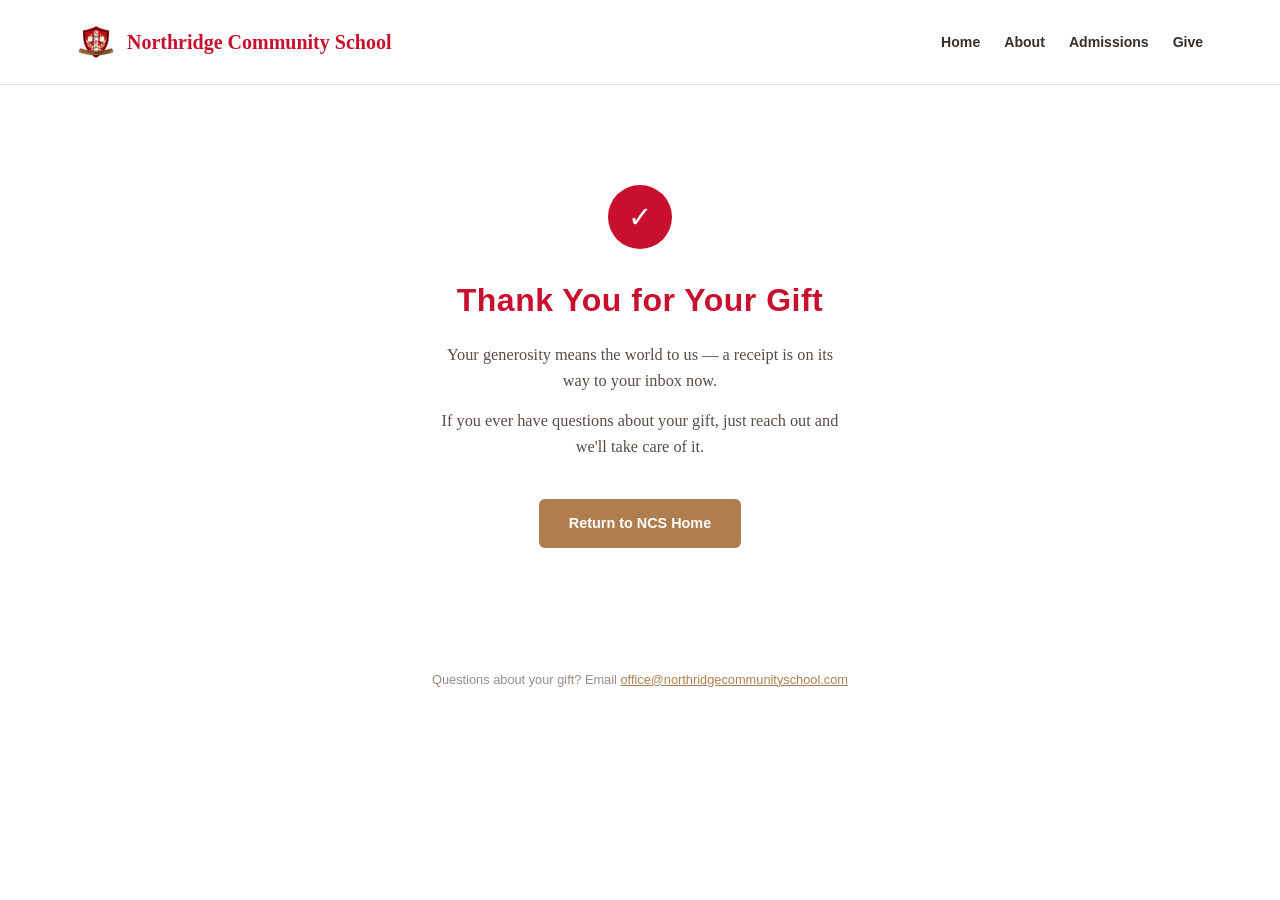
<file: donate-thank-you.html>
<!DOCTYPE html>
<html lang="en">
<head>
<meta charset="UTF-8">
<meta name="viewport" content="width=device-width, initial-scale=1.0">
<title>Thank You — Northridge Community School</title>
<link rel="stylesheet" href="/css/styles.css?v=14">
<style>
.brand-name{font-size:1.25rem;color:#C8102E;font-weight:700;}
@media(max-width:900px){
  .brand-name::after{content:"NCS";}
  .brand-name-text{display:none;}
}
.thanks-wrap{max-width:560px;margin:0 auto;text-align:center;padding:100px 6% 90px;}
.thanks-icon{width:64px;height:64px;border-radius:50%;background:var(--red);color:#fff;display:flex;align-items:center;justify-content:center;font-size:1.8rem;margin:0 auto 26px;font-family:'Trebuchet MS',sans-serif;}
.thanks-wrap h1{font-size:2rem;color:var(--red);margin-bottom:16px;}
.thanks-wrap p{font-size:1.02rem;color:#5a4d47;margin-bottom:14px;}
.thanks-back{display:inline-block;margin-top:24px;background:var(--bronze);color:#fff;text-decoration:none;padding:13px 30px;border-radius:6px;font-family:'Trebuchet MS',sans-serif;font-weight:700;font-size:0.9rem;}
.thanks-back:hover{background:#96663d;}
@media(max-width:640px){.thanks-wrap{padding:64px 6% 56px;}.thanks-wrap h1{font-size:1.6rem;}}
</style>
</head>
<body>

<nav>
  <a href="https://northridgecommunityschool.com/" class="brand">
    <img src="/assets/logo.png" alt="NCS Crest">
    <span class="brand-name"><span class="brand-name-text">Northridge Community School</span></span>
  </a>
  <ul class="nav-links" id="navLinks">
    <li><a href="https://northridgecommunityschool.com/">Home</a></li>
    <li><a href="https://northridgecommunityschool.com/about.html">About</a></li>
    <li><a href="https://northridgecommunityschool.com/admissions.html">Admissions</a></li>
    <li><a href="/">Give</a></li>
  </ul>
  <button class="menu-toggle" id="menuToggle" aria-label="Toggle navigation" aria-expanded="false">
    <span></span><span></span><span></span>
  </button>
</nav>

<div class="thanks-wrap">
  <div class="thanks-icon">✓</div>
  <h1>Thank You for Your Gift</h1>
  <p>Your generosity means the world to us — a receipt is on its way to your inbox now.</p>
  <p>If you ever have questions about your gift, just reach out and we'll take care of it.</p>
  <a class="thanks-back" href="https://northridgecommunityschool.com/">Return to NCS Home</a>
</div>

<footer>
  Questions about your gift? Email <a href="mailto:office@northridgecommunityschool.com">office@northridgecommunityschool.com</a>
</footer>

<script src="/js/script.js?v=6"></script>
</body>
</html>
</file>
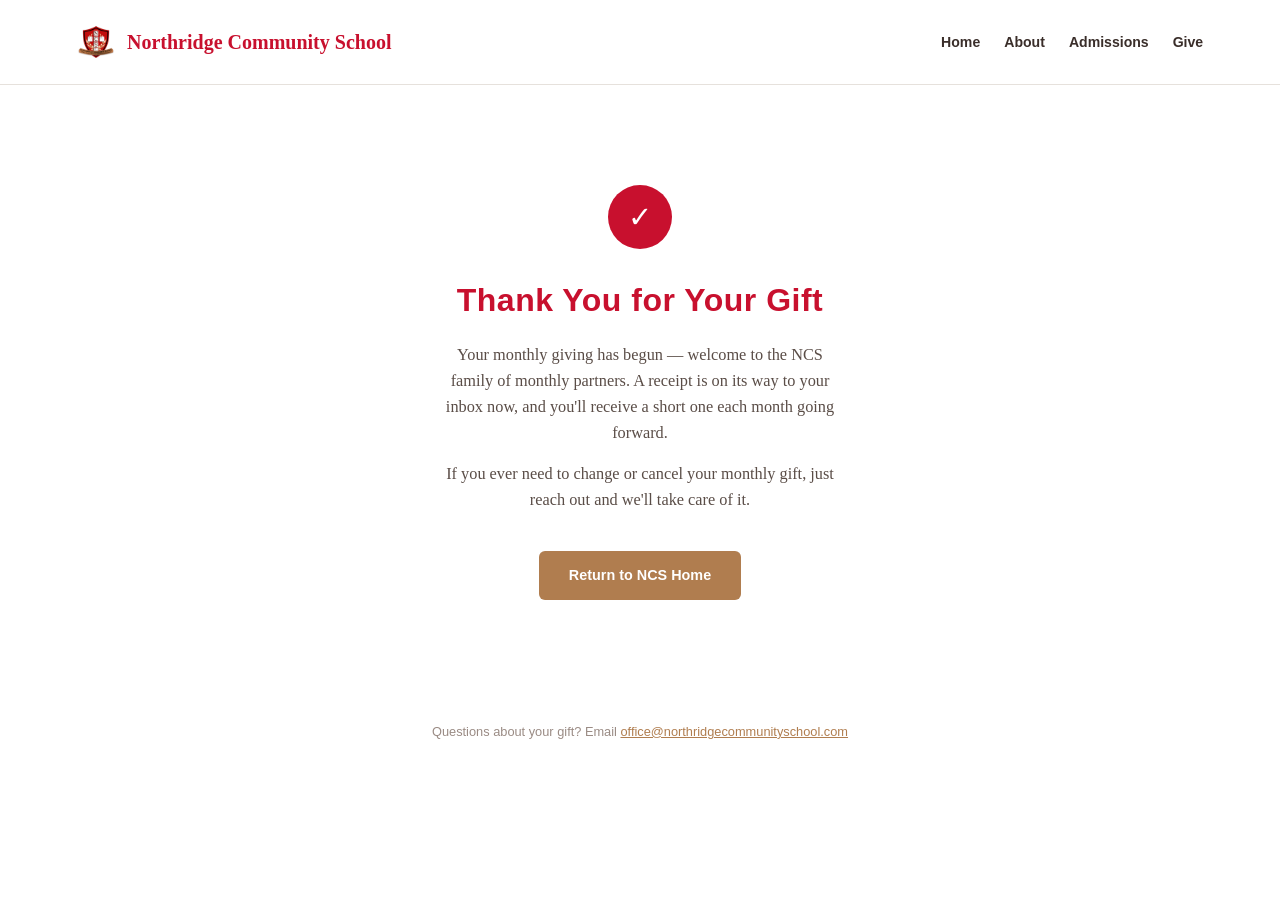
<file: thank-you.html>
<!DOCTYPE html>
<html lang="en">
<head>
<meta charset="UTF-8">
<meta name="viewport" content="width=device-width, initial-scale=1.0">
<title>Thank You — Northridge Community School</title>
<link rel="stylesheet" href="/css/styles.css?v=14">
<style>
.brand-name{font-size:1.25rem;color:#C8102E;font-weight:700;}
@media(max-width:900px){
  .brand-name::after{content:"NCS";}
  .brand-name-text{display:none;}
}
.thanks-wrap{max-width:560px;margin:0 auto;text-align:center;padding:100px 6% 90px;}
.thanks-icon{width:64px;height:64px;border-radius:50%;background:var(--red);color:#fff;display:flex;align-items:center;justify-content:center;font-size:1.8rem;margin:0 auto 26px;font-family:'Trebuchet MS',sans-serif;}
.thanks-wrap h1{font-size:2rem;color:var(--red);margin-bottom:16px;}
.thanks-wrap p{font-size:1.02rem;color:#5a4d47;margin-bottom:14px;}
.thanks-back{display:inline-block;margin-top:24px;background:var(--bronze);color:#fff;text-decoration:none;padding:13px 30px;border-radius:6px;font-family:'Trebuchet MS',sans-serif;font-weight:700;font-size:0.9rem;}
.thanks-back:hover{background:#96663d;}
@media(max-width:640px){.thanks-wrap{padding:64px 6% 56px;}.thanks-wrap h1{font-size:1.6rem;}}
</style>
</head>
<body>

<nav>
  <a href="https://northridgecommunityschool.com/" class="brand">
    <img src="/assets/logo.png" alt="NCS Crest">
    <span class="brand-name"><span class="brand-name-text">Northridge Community School</span></span>
  </a>
  <ul class="nav-links" id="navLinks">
    <li><a href="https://northridgecommunityschool.com/">Home</a></li>
    <li><a href="https://northridgecommunityschool.com/about.html">About</a></li>
    <li><a href="https://northridgecommunityschool.com/admissions.html">Admissions</a></li>
    <li><a href="/">Give</a></li>
  </ul>
  <button class="menu-toggle" id="menuToggle" aria-label="Toggle navigation" aria-expanded="false">
    <span></span><span></span><span></span>
  </button>
</nav>

<div class="thanks-wrap">
  <div class="thanks-icon">✓</div>
  <h1>Thank You for Your Gift</h1>
  <p>Your monthly giving has begun — welcome to the NCS family of monthly partners. A receipt is on its way to your inbox now, and you'll receive a short one each month going forward.</p>
  <p>If you ever need to change or cancel your monthly gift, just reach out and we'll take care of it.</p>
  <a class="thanks-back" href="https://northridgecommunityschool.com/">Return to NCS Home</a>
</div>

<footer>
  Questions about your gift? Email <a href="mailto:office@northridgecommunityschool.com">office@northridgecommunityschool.com</a>
</footer>

<script src="/js/script.js?v=6"></script>
</body>
</html>
</file>
<file: css/styles.css>
:root{
  --red:#C8102E;
  --bronze:#B07D4F;
  --bronze-light:#D9B48F;
  --gold:#FFC933;
  --gold-dark:#B8860B;
  --ink:#3A2E2A;
  --grey-line:#E6E1DC;
}
*{box-sizing:border-box;margin:0;padding:0;}
html{overflow-x:hidden;}
body{font-family:'Georgia','Times New Roman',serif;color:var(--ink);background:#fff;line-height:1.6;overflow-x:hidden;width:100%;}
h1,h2,h3{font-family:'Trebuchet MS','Helvetica Neue',sans-serif;font-weight:700;letter-spacing:0.5px;}
a{color:inherit;}
button{font-family:inherit;}
:focus-visible{outline:3px solid var(--bronze);outline-offset:2px;}

/* NAV */
nav{display:flex;align-items:center;justify-content:space-between;padding:18px 6%;background:#fff;border-bottom:1px solid var(--grey-line);position:sticky;top:0;z-index:100;}
.brand{display:flex;align-items:center;gap:12px;text-decoration:none;}
.brand:hover span{text-decoration:underline;}
.brand img{height:48px;}
.nav-links{display:flex;gap:24px;list-style:none;align-items:center;flex-wrap:nowrap;}
.nav-links a{text-decoration:none;color:var(--ink);font-family:'Trebuchet MS',sans-serif;font-size:0.88rem;font-weight:600;transition:color 0.2s;white-space:nowrap;}
.nav-links a:hover,.nav-links a.active{color:var(--red);}
.menu-toggle{display:none;flex-direction:column;gap:5px;background:none;border:none;cursor:pointer;padding:8px;}
.menu-toggle span{display:block;width:24px;height:3px;background:var(--red);border-radius:2px;transition:transform 0.2s,opacity 0.2s;}
.menu-toggle.open span:nth-child(1){transform:translateY(8px) rotate(45deg);}
.menu-toggle.open span:nth-child(2){opacity:0;}
.menu-toggle.open span:nth-child(3){transform:translateY(-8px) rotate(-45deg);}

@media(max-width:900px){
  .menu-toggle{display:flex;}
  .nav-links{display:none;position:absolute;top:100%;left:0;right:0;flex-direction:column;background:#fff;border-bottom:1px solid var(--grey-line);padding:8px 6% 16px;gap:0;box-shadow:0 8px 16px rgba(0,0,0,0.05);}
  .nav-links.open{display:flex;}
  .nav-links li{border-top:1px solid var(--grey-line);}
  .nav-links a{display:block;padding:14px 4px;font-size:1.05rem;}
}
@media(max-width:600px){
  nav{padding:14px 5%;}
  .brand img{height:40px;}
}

/* FUND TOGGLE — General Fund / Teacher Support / Student Support.
   Same sliding-pill mechanic as .giving-toggle, but the "position" is
   fixed per page load (there's no live JS state — each option is a
   real page) via a .pos-2/.pos-3 modifier on the container. */
.fund-toggle{position:relative;display:flex;flex-wrap:nowrap;justify-content:center;gap:0;max-width:480px;margin:20px auto 0;background:#fdf6f2;border:1.5px solid var(--grey-line);border-radius:30px;padding:4px;}
.fund-toggle-thumb{position:absolute;top:4px;left:4px;width:calc(33.333% - 2.667px);height:calc(100% - 8px);background:var(--red);border-radius:24px;transition:transform 0.32s cubic-bezier(0.4,0,0.2,1);z-index:0;}
.fund-toggle.pos-2 .fund-toggle-thumb{transform:translateX(100%);}
.fund-toggle.pos-3 .fund-toggle-thumb{transform:translateX(200%);}
.fund-toggle a{position:relative;z-index:1;flex:1;min-width:0;border:none;background:none;padding:9px 10px;border-radius:24px;font-family:'Trebuchet MS',sans-serif;font-weight:700;font-size:0.78rem;letter-spacing:0.2px;color:var(--bronze);cursor:pointer;transition:color 0.25s ease;text-align:center;text-decoration:none;line-height:1.25;}
.fund-toggle a.active{color:#fff;}
@media(prefers-reduced-motion:reduce){
  .fund-toggle-thumb{transition:none;}
}
@media(max-width:480px){
  .fund-toggle{max-width:340px;}
  .fund-toggle a{font-size:0.7rem;padding:8px 6px;}
}

/* CAMPAIGN THERMOMETER — fill width and the raised-so-far figure are set by
   JS from live campaign_progress totals (see script.js); this file only
   defines how the fill/number animate once a value lands. */
.thermometer{max-width:640px;margin:22px auto 0;padding:0 6%;}
.thermometer-track{position:relative;height:22px;background:#fdf6f2;border:1.5px solid var(--grey-line);border-radius:14px;overflow:hidden;}
.thermometer-fill{position:absolute;top:0;left:0;height:100%;width:0%;background:linear-gradient(90deg,var(--bronze) 0%,var(--red) 100%);border-radius:14px;transition:width 1.4s cubic-bezier(0.22,1,0.36,1);overflow:hidden;}
.thermometer-fill::after{
  content:"";position:absolute;inset:0;
  background:linear-gradient(110deg,transparent 30%,rgba(255,255,255,0.4) 50%,transparent 70%);
  background-size:200% 100%;
  animation:thermometer-shine 2.6s ease-in-out infinite;
}
@keyframes thermometer-shine{0%{background-position:200% 0;}100%{background-position:-50% 0;}}
.thermometer-stats{display:flex;justify-content:space-between;align-items:baseline;flex-wrap:wrap;gap:4px 12px;margin-top:8px;font-family:'Trebuchet MS',sans-serif;font-size:0.82rem;color:#6b5e58;}
.thermometer-raised{font-weight:700;color:var(--red);font-size:1.05rem;}
.thermometer-goal strong{color:var(--ink);}
@media(prefers-reduced-motion:reduce){
  .thermometer-fill{transition:none;}
  .thermometer-fill::after{animation:none;}
}

/* Monthly-only suffix — hidden in one-time giving mode */
body.mode-onetime .mo-suffix{display:none;}

/* Mode-swap — monthly/one-time text variants stacked in the same grid cell
   so the container is always sized to the taller variant. Switching which
   one is visible never changes layout height, so the page can't jump. */
.mode-swap{display:grid;}
.mode-swap-inline{display:inline-grid;}
.mode-swap .mode-text,.mode-swap-inline .mode-text{grid-area:1/1;visibility:hidden;}
.mode-swap .mode-text[data-mode="monthly"],.mode-swap-inline .mode-text[data-mode="monthly"]{visibility:visible;}
body.mode-onetime .mode-swap .mode-text[data-mode="monthly"],
body.mode-onetime .mode-swap-inline .mode-text[data-mode="monthly"]{visibility:hidden;}
body.mode-onetime .mode-swap .mode-text[data-mode="onetime"],
body.mode-onetime .mode-swap-inline .mode-text[data-mode="onetime"]{visibility:visible;}
/* Beats existing display rules on these elements (higher specificity) so the grid stacking above actually applies */
.page-header .eyebrow.mode-swap-inline,
.custom-note .custom-link.mode-swap-inline,
.closing-cta-btn.mode-swap-inline{display:inline-grid;}
.modal-field label.mode-swap{display:grid;}

@media(prefers-reduced-motion:reduce){
  .giving-toggle-thumb{transition:none;}
}

/* HERO PHOTO — the wide banner image at the top of each giving page,
   shown as a rounded card above the fund toggle. */
.hero-photo{max-width:1100px;margin:28px auto 0;padding:0 6%;}
.hero-photo img{display:block;width:100%;height:auto;max-height:420px;object-fit:cover;border-radius:20px;box-shadow:0 14px 32px rgba(58,46,42,0.16);}
@media(max-width:600px){
  .hero-photo{margin-top:18px;}
  .hero-photo img{max-height:240px;border-radius:14px;}
}

.page-header{text-align:center;padding:60px 6% 44px;background:linear-gradient(180deg,#fff 0%,#fdf6f2 100%);}
.page-header .eyebrow{display:inline-block;color:var(--bronze);font-family:'Trebuchet MS',sans-serif;font-weight:700;font-size:0.8rem;letter-spacing:3px;text-transform:uppercase;margin-bottom:10px;}
.page-header h1{font-size:2.5rem;color:var(--red);margin-bottom:14px;}
.page-header p{font-size:1.05rem;color:#5a4d47;max-width:600px;margin:0 auto;}
.divider{width:60px;height:4px;background:var(--bronze);margin:16px auto 0;border-radius:2px;}

section{padding:70px 6%;}
.ladder-section{background:#fff;}

/* WHY GIVE */
.why-section{background:#fdf6f2;border-top:1px solid var(--grey-line);border-bottom:1px solid var(--grey-line);}
.why-inner{max-width:1080px;margin:0 auto;}
.why-eyebrow{display:block;text-align:center;color:var(--bronze);font-family:'Trebuchet MS',sans-serif;font-weight:700;font-size:0.8rem;letter-spacing:3px;text-transform:uppercase;margin-bottom:22px;}
.why-statement{font-family:'Georgia','Times New Roman',serif;font-weight:400;font-size:1.9rem;line-height:1.5;color:var(--ink);text-align:center;max-width:780px;margin:0 auto;}
.why-statement strong{color:var(--red);font-weight:700;}
.why-statement-rule{width:60px;height:4px;background:var(--bronze);border-radius:2px;margin:28px auto 56px;}
.why-reasons{display:grid;grid-template-columns:repeat(3,1fr);max-width:1000px;margin:0 auto;}
.why-reason{padding:0 32px;text-align:center;border-left:1px solid var(--grey-line);}
.why-reason:first-child{border-left:none;}
.why-reason h3{font-size:1.02rem;color:var(--red);margin-bottom:8px;line-height:1.3;}
.why-reason p{font-size:0.9rem;color:#5a4d47;}

@media(max-width:900px){
  .why-statement{font-size:1.55rem;}
  .why-reasons{grid-template-columns:1fr;max-width:480px;gap:28px;}
  .why-reason{border-left:none;border-top:1px solid var(--grey-line);padding:28px 8px 0;}
  .why-reason:first-child{border-top:none;padding-top:0;}
}
@media(max-width:640px){
  .why-inner{max-width:none;}
  .why-eyebrow{margin-bottom:20px;}
  .why-statement{font-size:1.3rem;}
  .why-statement-rule{margin:22px auto 40px;}
}

/* One-time / monthly toggle pill */
.giving-toggle{position:relative;display:flex;justify-content:center;gap:0;max-width:280px;margin:0 auto 56px;background:#fdf6f2;border:1.5px solid var(--grey-line);border-radius:30px;padding:4px;}
.giving-toggle-thumb{position:absolute;top:4px;left:4px;width:calc(50% - 4px);height:calc(100% - 8px);background:var(--red);border-radius:24px;transition:transform 0.32s cubic-bezier(0.4,0,0.2,1);z-index:0;}
.giving-toggle.is-onetime .giving-toggle-thumb{transform:translateX(100%);}
.giving-toggle button,.giving-toggle a{position:relative;z-index:1;flex:1;border:none;background:none;padding:10px 18px;border-radius:24px;font-family:'Trebuchet MS',sans-serif;font-weight:700;font-size:0.85rem;color:var(--bronze);cursor:pointer;transition:color 0.25s ease;text-align:center;text-decoration:none;display:block;}
.giving-toggle .active{color:#fff;}

/* THE TIER LADDER — cards align evenly, no staggered "steps" */
.staircase{max-width:1200px;margin:0 auto;display:flex;align-items:stretch;justify-content:center;gap:22px;flex-wrap:nowrap;}
.tier-card{
  flex:1;min-width:0;background:#fff;border:1px solid var(--grey-line);border-radius:12px;
  padding:26px 18px 24px;text-align:center;position:relative;
  box-shadow:0 3px 12px rgba(0,0,0,0.05);
  transition:transform 0.2s ease,box-shadow 0.2s ease;
  display:flex;flex-direction:column;
}
.tier-card:hover{transform:translateY(-5px);box-shadow:0 10px 22px rgba(0,0,0,0.1);}

.tier-card.featured{border-color:var(--red);box-shadow:0 8px 20px rgba(200,16,46,0.14);}
.tier-ribbon{position:absolute;top:-13px;left:50%;transform:translateX(-50%);background:var(--red);color:#fff;font-family:'Trebuchet MS',sans-serif;font-size:0.68rem;font-weight:700;letter-spacing:1px;text-transform:uppercase;padding:4px 14px;border-radius:12px;white-space:nowrap;}
.tier-ribbon.gold{background:var(--gold);color:var(--ink);}

/* Legacy Circle ($1,000) — gold highlight, monthly giving only. In one-time
   mode it reverts to a regular card (see body.mode-onetime overrides below). */
.tier-card.legacy{border-color:var(--gold);box-shadow:0 10px 26px rgba(255,201,51,0.4);animation:legacy-glow 3.5s ease-in-out infinite;}
.tier-card.legacy .tier-cta{background:var(--gold);color:var(--ink);}
.tier-card.legacy .tier-cta:hover{background:var(--gold-dark);}
/* Reserve the same height as every other card's tier-name — the "Legacy Circle"
   label is never shown here (the ribbon carries it), keeping card height equal */
.tier-card.legacy .tier-name .mode-text[data-mode="monthly"]{visibility:hidden;}

@keyframes legacy-glow{
  0%,100%{box-shadow:0 10px 26px rgba(255,201,51,0.35);}
  50%{box-shadow:0 12px 34px rgba(255,201,51,0.65);}
}
@media(prefers-reduced-motion:reduce){
  .tier-card.legacy{animation:none;}
}

body.mode-onetime .tier-card.legacy{border-color:var(--grey-line);box-shadow:0 3px 12px rgba(0,0,0,0.05);animation:none;}
body.mode-onetime .tier-card.legacy .tier-cta{background:var(--bronze);color:#fff;}
body.mode-onetime .tier-card.legacy .tier-cta:hover{background:#96663d;}
body.mode-onetime .tier-card.legacy .tier-ribbon{display:none;}

.tier-name{font-family:'Trebuchet MS',sans-serif;font-weight:700;color:var(--bronze);font-size:0.78rem;letter-spacing:2px;text-transform:uppercase;margin-bottom:8px;margin-top:4px;}
.tier-amount{font-family:'Trebuchet MS',sans-serif;font-weight:700;font-size:2rem;color:var(--red);line-height:1;margin-bottom:4px;}
.tier-amount span{font-size:0.85rem;font-weight:600;color:#8a7b74;}
.tier-impact{font-size:0.85rem;color:#6b5e58;min-height:64px;display:flex;align-items:center;justify-content:center;margin-bottom:18px;margin-top:auto;padding:0 2px;}
.tier-cta{display:block;width:100%;background:var(--bronze);color:#fff;border:none;padding:11px 8px;border-radius:6px;font-family:'Trebuchet MS',sans-serif;font-weight:700;font-size:0.85rem;cursor:pointer;text-decoration:none;transition:background 0.2s,opacity 0.2s;-webkit-appearance:none;appearance:none;box-sizing:border-box;}
.tier-cta:hover{background:#96663d;}
.tier-cta:disabled{opacity:0.6;cursor:default;}
.tier-card.featured .tier-cta{background:var(--red);}
.tier-card.featured .tier-cta:hover{background:#a30d26;}

.staircase-wrap{position:relative;}

/* Custom amount */
.custom-note{max-width:640px;margin:52px auto 0;text-align:center;border-top:1px solid var(--grey-line);padding-top:32px;}
.custom-note p{font-size:0.95rem;color:#5a4d47;margin-bottom:16px;}
.custom-note .custom-link{display:inline-block;background:none;border:none;color:var(--bronze);font-family:'Trebuchet MS',sans-serif;font-weight:700;font-size:0.9rem;text-decoration:none;border-bottom:1.5px solid var(--bronze-light);padding-bottom:2px;cursor:pointer;}

.tax-note{text-align:center;max-width:640px;margin:60px auto 0;font-size:0.82rem;color:#9a8b84;border-top:1px solid var(--grey-line);padding-top:24px;}

/* CLOSING CTA */
.closing-cta{
  background:linear-gradient(135deg,#fdf6f2 0%,#fff 55%,#fdf6f2 100%);
  border-top:1px solid var(--grey-line);border-bottom:1px solid var(--grey-line);
  text-align:center;padding:80px 6%;
}
.closing-cta-inner{max-width:640px;margin:0 auto;}
.closing-cta h2{font-family:'Georgia','Times New Roman',serif;font-weight:400;font-style:italic;font-size:1.9rem;line-height:1.4;color:var(--ink);margin-bottom:18px;}
.closing-cta h2 strong{font-style:normal;font-weight:700;color:var(--red);}
.closing-cta p{font-size:1rem;color:#5a4d47;max-width:520px;margin:0 auto 34px;}
.closing-cta-btn{
  display:inline-block;background:var(--red);color:#fff;border:none;
  padding:16px 44px;border-radius:6px;font-family:'Trebuchet MS',sans-serif;
  font-weight:700;font-size:1rem;letter-spacing:0.3px;cursor:pointer;text-decoration:none;
  box-shadow:0 6px 18px rgba(200,16,46,0.28);
  transition:transform 0.15s ease,box-shadow 0.15s ease;
  -webkit-appearance:none;appearance:none;box-sizing:border-box;
  animation:closing-glow 2.8s ease-in-out infinite;
}
.closing-cta-btn:hover{transform:translateY(-2px);box-shadow:0 10px 22px rgba(200,16,46,0.36);}
@keyframes closing-glow{0%,100%{box-shadow:0 6px 18px rgba(200,16,46,0.28);}50%{box-shadow:0 6px 24px rgba(200,16,46,0.5);}}
@media(prefers-reduced-motion:reduce){.closing-cta-btn{animation:none;}}

footer{text-align:center;padding:32px 6% 48px;font-size:0.8rem;color:#9a8b84;font-family:'Trebuchet MS',sans-serif;}
footer a{color:var(--bronze);}

/* MODAL — custom monthly amount */
.modal-overlay{display:none;position:fixed;inset:0;background:rgba(58,46,42,0.55);z-index:1000;align-items:center;justify-content:center;padding:1rem;}
.modal-overlay.open{display:flex;}
.modal-box{background:#fff;width:100%;max-width:420px;border-radius:12px;padding:2rem;position:relative;}
.modal-close{position:absolute;top:0.75rem;right:0.9rem;background:none;border:none;font-size:1.5rem;line-height:1;cursor:pointer;color:#888;}
.modal-box h3{color:var(--red);margin-bottom:6px;font-size:1.3rem;}
.modal-sub{color:#5a4d47;font-size:0.92rem;margin-bottom:20px;}
.modal-field label{display:block;font-family:'Trebuchet MS',sans-serif;font-weight:700;font-size:0.85rem;margin-bottom:6px;color:var(--ink);}
.modal-amount-wrap{display:flex;align-items:center;border:1.5px solid var(--grey-line);border-radius:8px;padding:0 12px;}
.modal-amount-wrap span{font-family:'Trebuchet MS',sans-serif;font-weight:700;color:var(--bronze);font-size:1.2rem;}
.modal-amount-wrap input{border:none;padding:12px 8px;font-size:1.2rem;font-family:'Trebuchet MS',sans-serif;font-weight:700;color:var(--ink);width:100%;}
.modal-amount-wrap input:focus{outline:none;}
.modal-amount-wrap:focus-within{border-color:var(--bronze);}
.modal-hint{font-size:0.78rem;color:#9a8b84;margin-top:6px;}
.modal-error{color:var(--red);font-size:0.85rem;margin-top:10px;display:none;}
.modal-submit{width:100%;background:var(--red);color:#fff;border:none;padding:0.85rem;border-radius:6px;font-weight:700;font-family:'Trebuchet MS',sans-serif;font-size:1rem;cursor:pointer;margin-top:20px;-webkit-appearance:none;appearance:none;}
.modal-submit:disabled{opacity:0.6;cursor:default;}

@media(max-width:1180px){
  .staircase{flex-wrap:wrap;gap:20px;}
  .tier-card{flex:1 1 calc(33.333% - 14px);margin-bottom:0 !important;}
}
@media(max-width:760px){
  .tier-card{flex:1 1 calc(50% - 10px);}
}
@media(max-width:640px){
  .page-header{padding:44px 6% 34px;}
  .page-header h1{font-size:2rem;}
  section{padding:44px 6%;}
  .staircase{flex-wrap:wrap;}
  .tier-card{flex:1 1 100%;margin-bottom:0 !important;}
  .tier-impact{min-height:0;}
  .closing-cta{padding:56px 6%;}
  .closing-cta h2{font-size:1.5rem;}
  .closing-cta-btn{width:100%;padding:16px 28px;}
}
</file>
